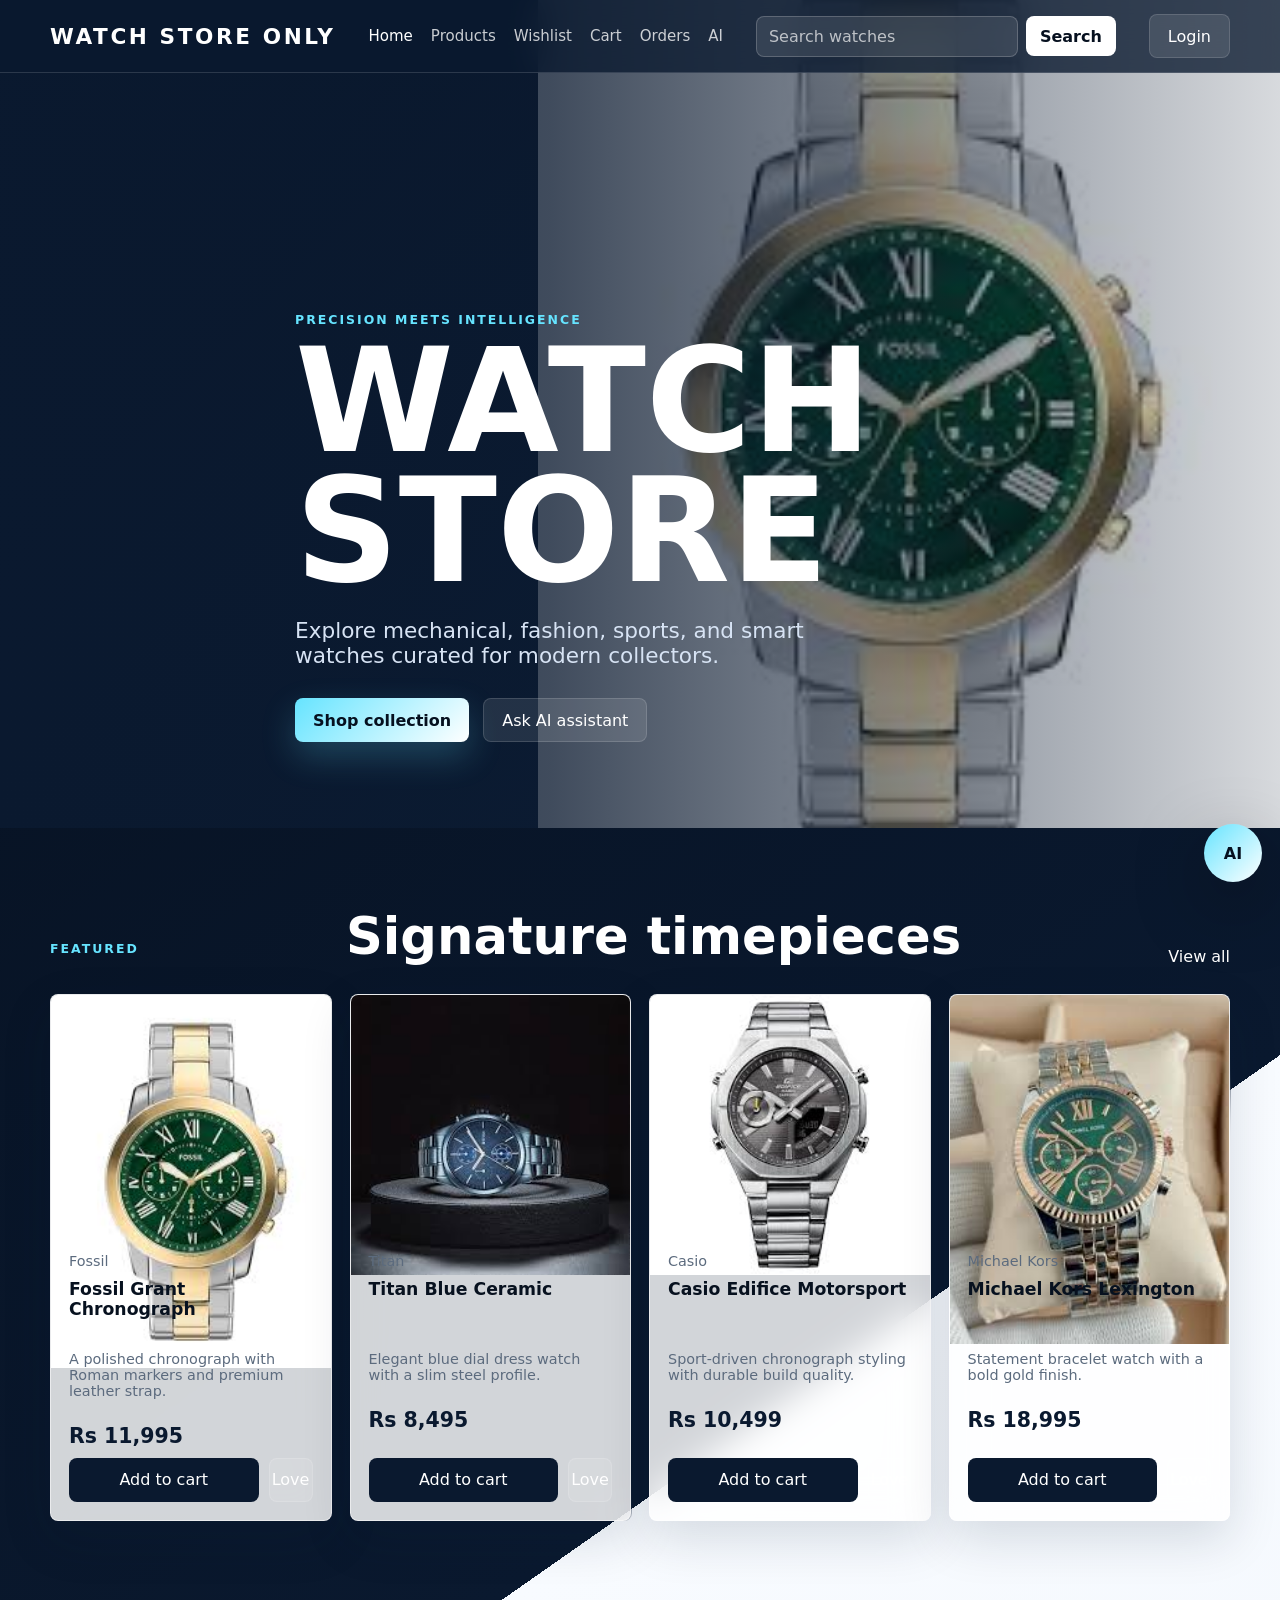
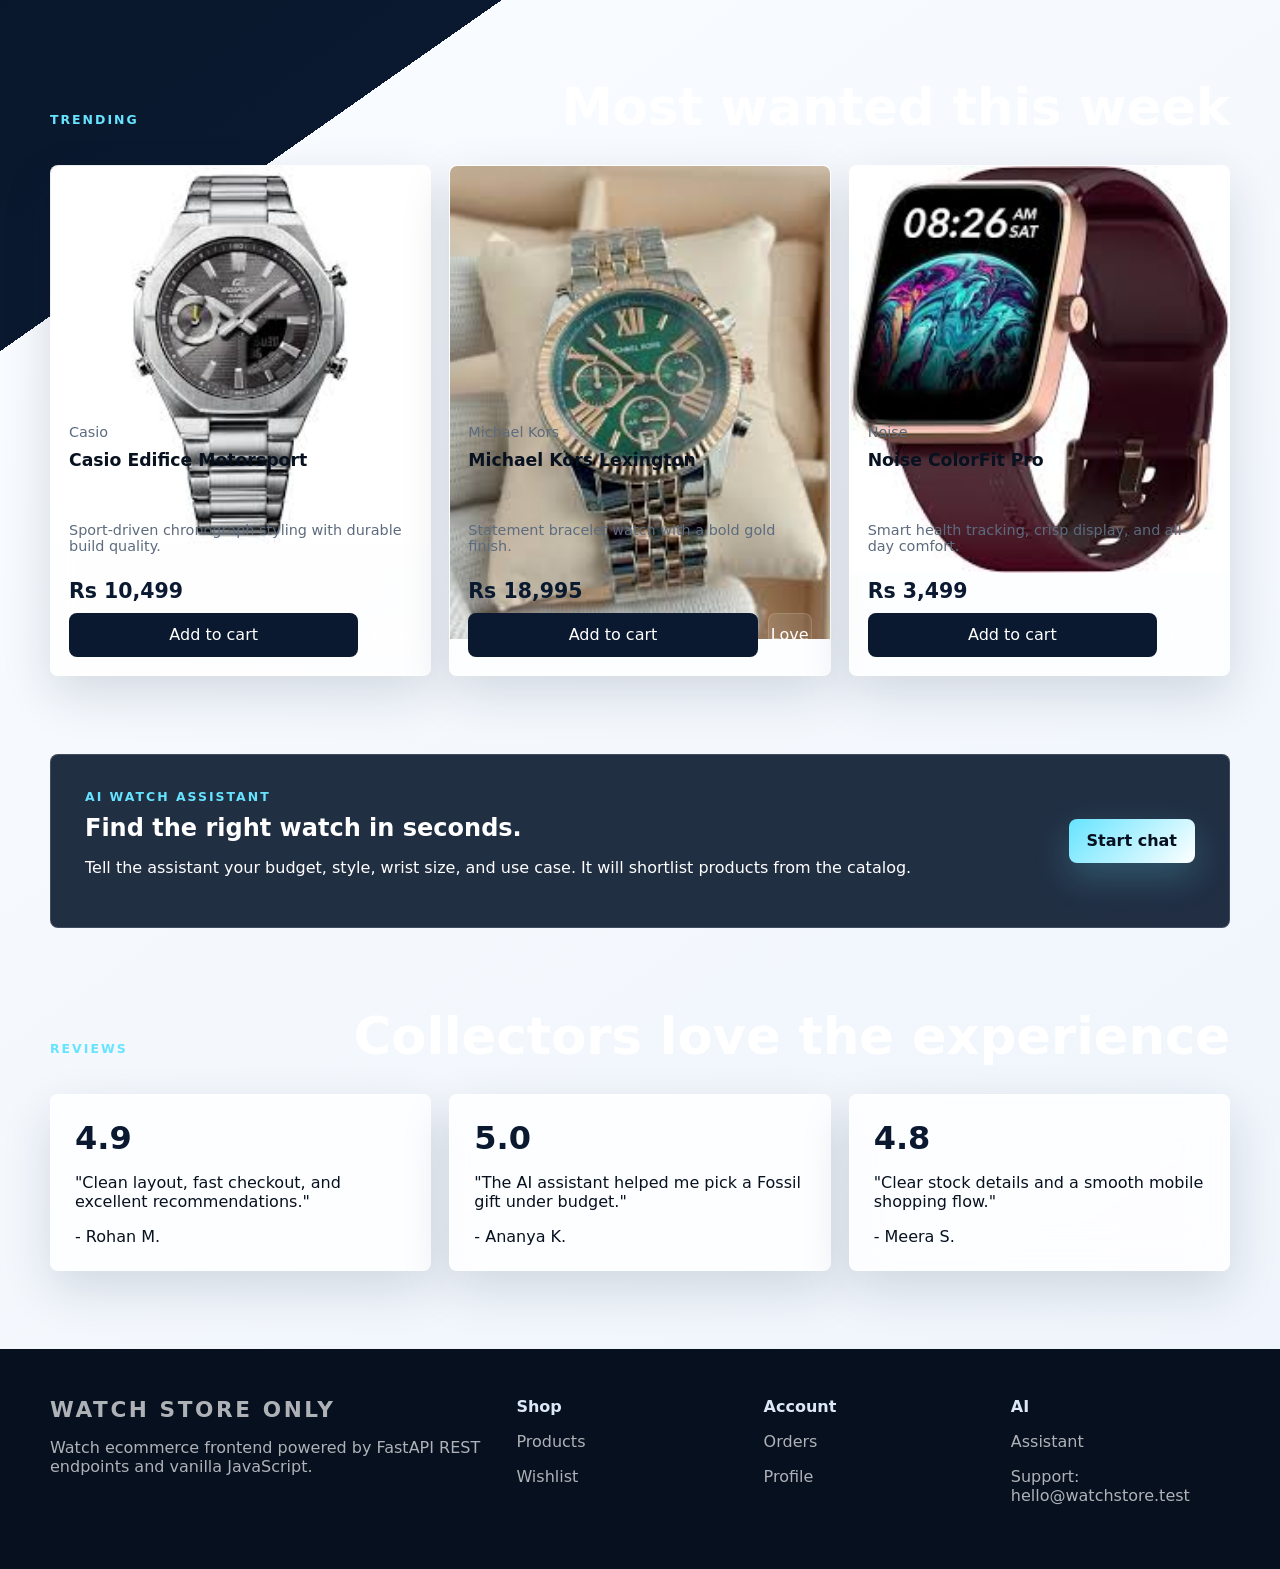
<file: frontend/index.html>
<!doctype html>
<html lang="en">
<head>
  <meta charset="utf-8">
  <meta name="viewport" content="width=device-width, initial-scale=1">
  <title>Watch Store Only</title>
  <link rel="stylesheet" href="css/style.css">
  <link rel="stylesheet" href="css/components.css">
</head>
<body data-page="home">
  <div id="site-header"></div>
  <main>
    <section class="hero">
      <div class="hero__media"></div>
      <div class="container hero__content reveal">
        <p class="eyebrow">Precision meets intelligence</p>
        <h1>Watch Store</h1>
        <p>Explore mechanical, fashion, sports, and smart watches curated for modern collectors.</p>
        <div class="hero__actions">
          <a class="btn btn-primary" href="products.html">Shop collection</a>
          <a class="btn btn-ghost" href="chatbot.html">Ask AI assistant</a>
        </div>
      </div>
    </section>
    <section class="section container">
      <div class="section-head">
        <p class="eyebrow">Featured</p>
        <h2>Signature timepieces</h2>
        <a href="products.html">View all</a>
      </div>
      <div id="featured-products" class="product-grid"></div>
    </section>
    <section class="section container">
      <div class="section-head">
        <p class="eyebrow">Trending</p>
        <h2>Most wanted this week</h2>
      </div>
      <div id="trending-products" class="product-grid product-grid--compact"></div>
    </section>
    <section class="section ai-strip container reveal">
      <div>
        <p class="eyebrow">AI Watch Assistant</p>
        <h2>Find the right watch in seconds.</h2>
        <p>Tell the assistant your budget, style, wrist size, and use case. It will shortlist products from the catalog.</p>
      </div>
      <a class="btn btn-primary" href="chatbot.html">Start chat</a>
    </section>
    <section class="section container">
      <div class="section-head">
        <p class="eyebrow">Reviews</p>
        <h2>Collectors love the experience</h2>
      </div>
      <div class="review-grid">
        <article class="glass-card"><strong>4.9</strong><p>"Clean layout, fast checkout, and excellent recommendations."</p><span>- Rohan M.</span></article>
        <article class="glass-card"><strong>5.0</strong><p>"The AI assistant helped me pick a Fossil gift under budget."</p><span>- Ananya K.</span></article>
        <article class="glass-card"><strong>4.8</strong><p>"Clear stock details and a smooth mobile shopping flow."</p><span>- Meera S.</span></article>
      </div>
    </section>
  </main>
  <div id="site-footer"></div>
  <script src="js/api.js"></script>
  <script src="js/app.js"></script>
  <script src="js/agent.js"></script>
  <script src="js/products.js"></script>
</body>
</html>
</file>
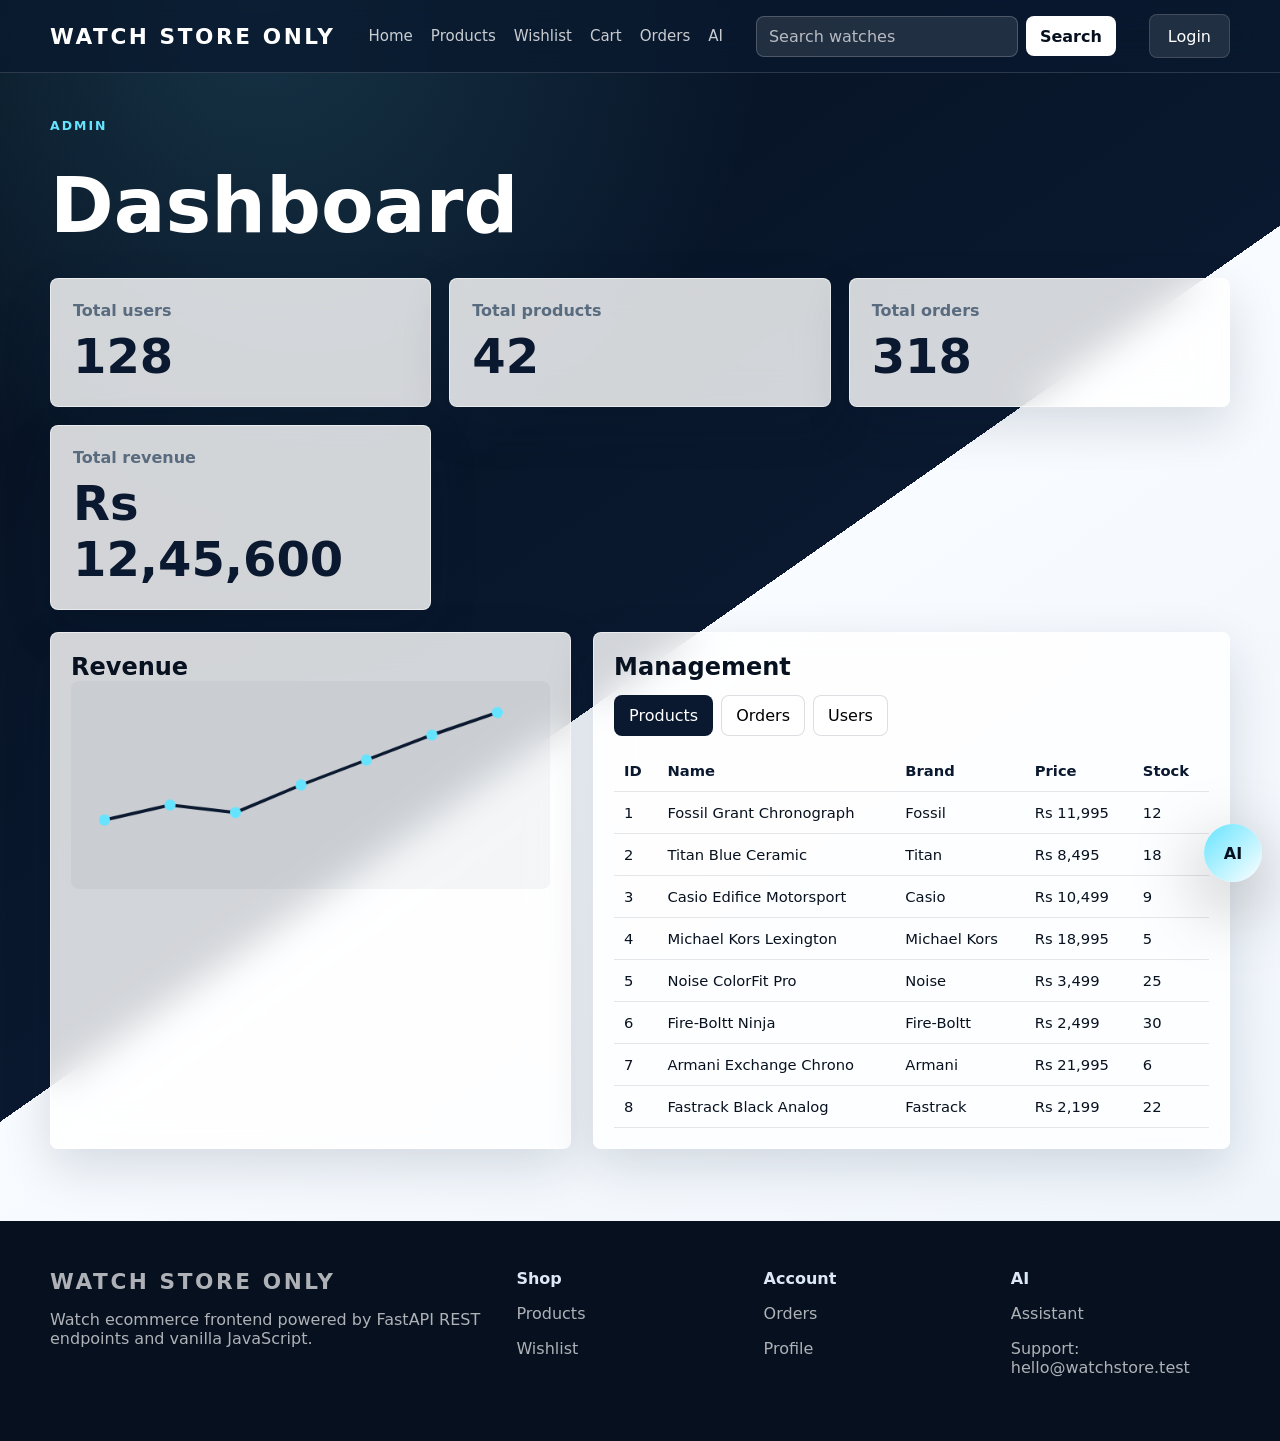
<file: frontend/admin.html>
<!doctype html>
<html lang="en">
<head><meta charset="utf-8"><meta name="viewport" content="width=device-width, initial-scale=1"><title>Admin Dashboard | Watch Store Only</title><link rel="stylesheet" href="css/style.css"><link rel="stylesheet" href="css/components.css"><link rel="stylesheet" href="css/admin.css"></head>
<body data-page="admin">
  <div id="site-header"></div>
  <main class="page container">
    <div class="page-head"><p class="eyebrow">Admin</p><h1>Dashboard</h1></div>
    <section id="adminStats" class="stats-grid"></section>
    <section class="admin-grid">
      <div class="glass-card"><h2>Revenue</h2><canvas id="revenueChart" width="600" height="260"></canvas></div>
      <div class="glass-card"><h2>Management</h2><div class="tabs"><button data-admin-tab="products" class="active">Products</button><button data-admin-tab="orders">Orders</button><button data-admin-tab="users">Users</button></div><div id="adminTable"></div></div>
    </section>
  </main>
  <div id="site-footer"></div>
  <script src="js/api.js"></script><script src="js/app.js"></script><script src="js/agent.js"></script><script src="js/admin.js"></script>
</body>
</html>
</file>
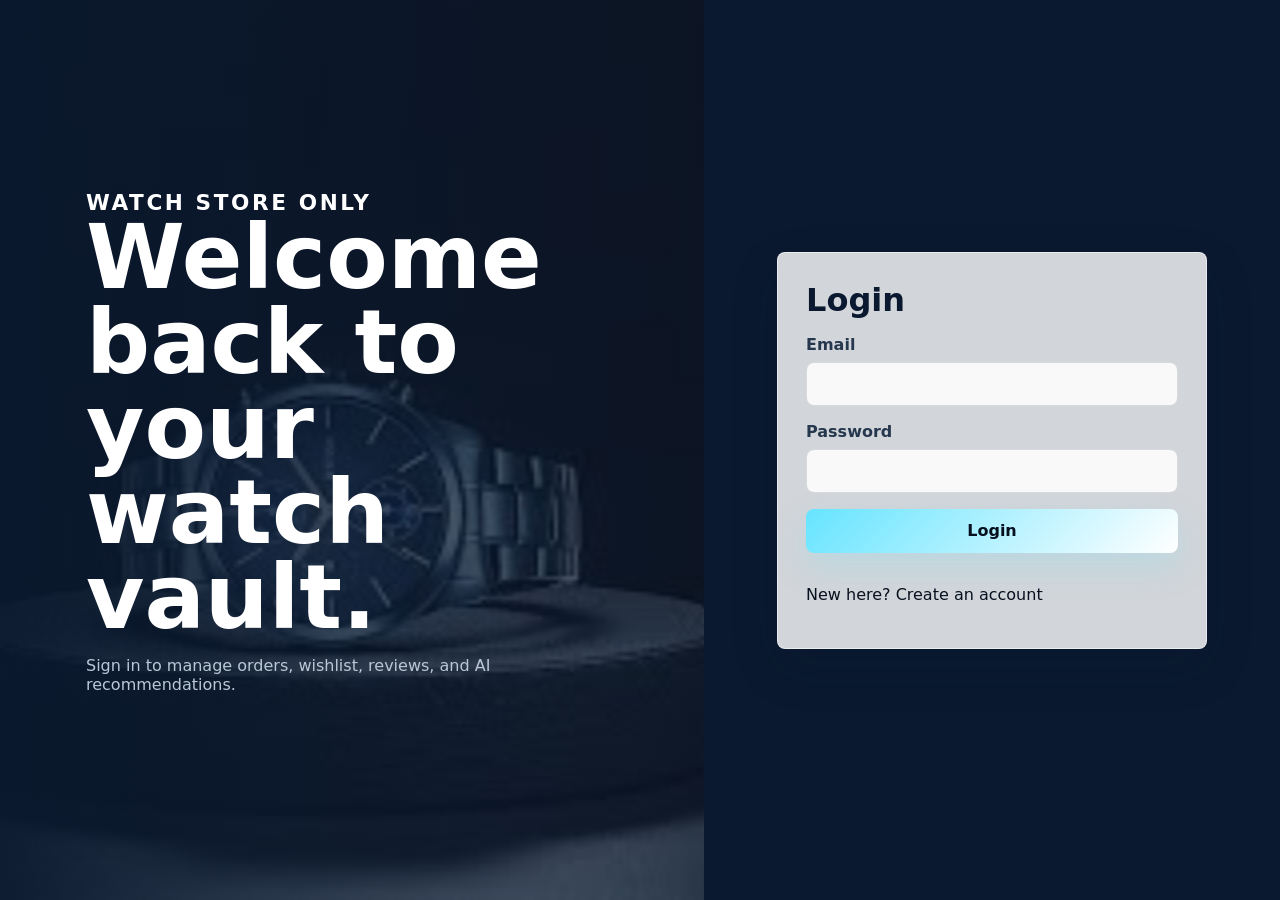
<file: frontend/cart.html>
<!doctype html>
<html lang="en">
<head><meta charset="utf-8"><meta name="viewport" content="width=device-width, initial-scale=1"><title>Cart | Watch Store Only</title><link rel="stylesheet" href="css/style.css"><link rel="stylesheet" href="css/components.css"></head>
<body data-page="cart">
  <div id="site-header"></div>
  <main class="page container"><div class="page-head"><p class="eyebrow">Checkout</p><h1>Your cart</h1></div><section class="split"><div id="cartItems" class="stack"></div><aside id="cartSummary" class="glass-card summary"></aside></section></main>
  <div id="site-footer"></div>
  <script src="js/api.js"></script><script src="js/app.js"></script><script src="js/agent.js"></script><script src="js/cart.js"></script>
</body>
</html>
</file>
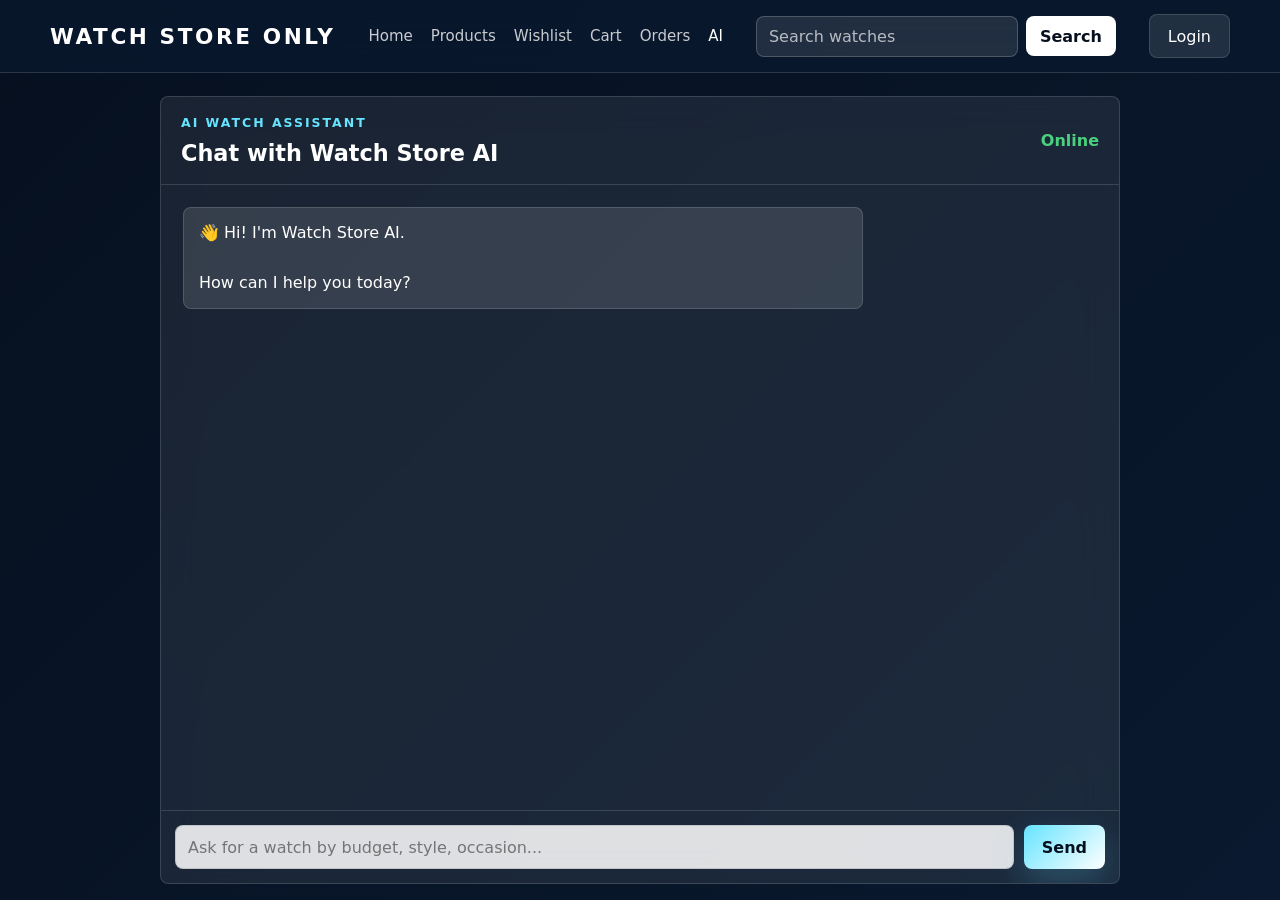
<file: frontend/chatbot.html>
<!doctype html>
<html lang="en">
<head><meta charset="utf-8"><meta name="viewport" content="width=device-width, initial-scale=1"><title>AI Chatbot | Watch Store Only</title><link rel="stylesheet" href="css/style.css"><link rel="stylesheet" href="css/components.css"></head>
<body data-page="chatbot">
  <div id="site-header"></div>
  <main class="chat-page"><section class="chat-shell"><div class="chat-head"><div><p class="eyebrow">AI Watch Assistant</p><h1>Chat with Watch Store AI</h1></div><span class="status-dot">Online</span></div><div id="chatMessages" class="chat-messages"></div><form id="chatForm" class="chat-input"><input id="chatInput" placeholder="Ask for a watch by budget, style, occasion..." autocomplete="off"><button class="btn btn-primary" type="submit">Send</button></form></section></main>
  <script src="js/api.js"></script><script src="js/app.js"></script><script src="js/agent.js"></script><script src="js/chatbot.js"></script>
</body>
</html>
</file>
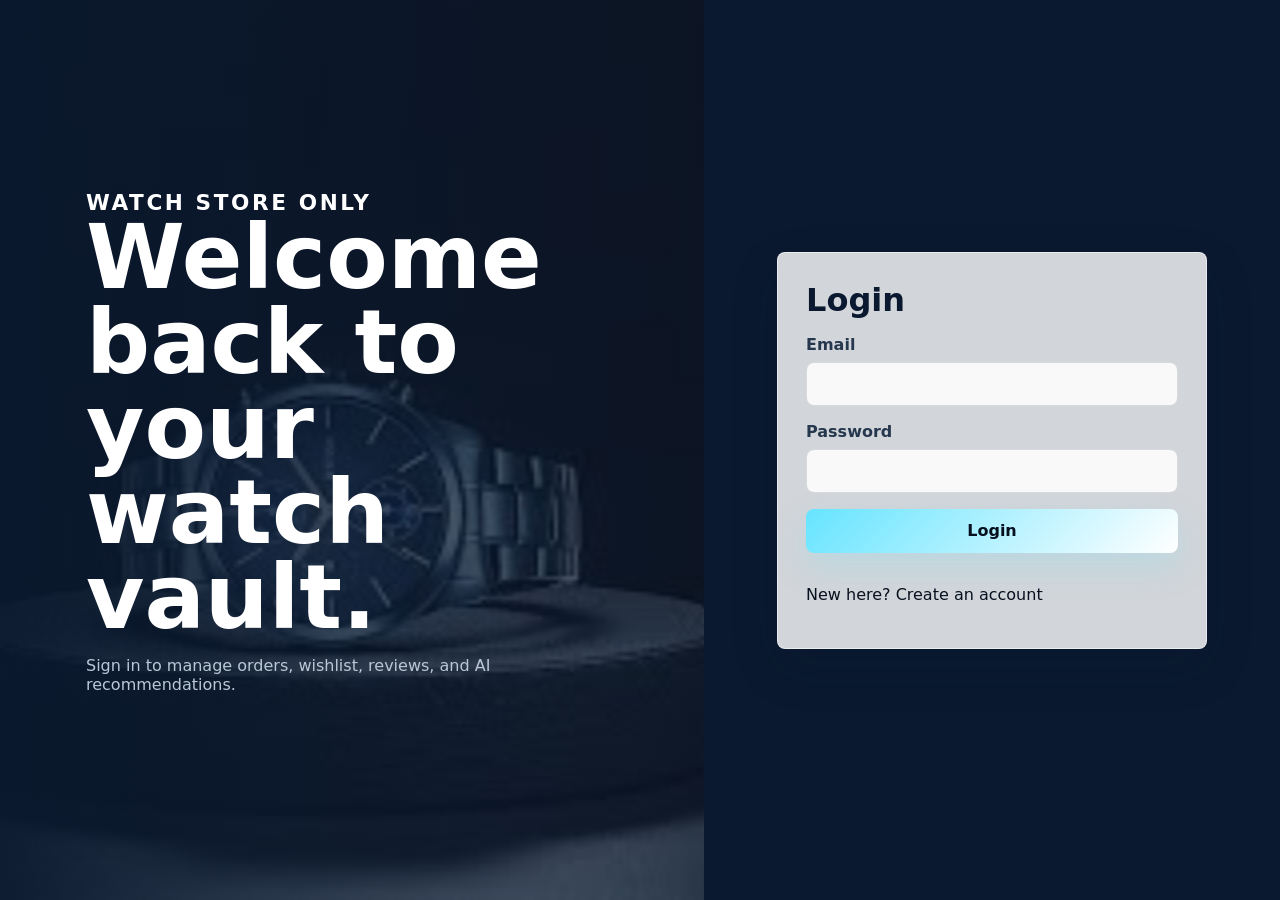
<file: frontend/login.html>
<!doctype html>
<html lang="en">
<head><meta charset="utf-8"><meta name="viewport" content="width=device-width, initial-scale=1"><title>Login | Watch Store Only</title><link rel="stylesheet" href="css/style.css"><link rel="stylesheet" href="css/components.css"></head>
<body data-page="login">
  <main class="auth-shell">
    <section class="auth-art"><a href="index.html" class="brand">Watch Store Only</a><h1>Welcome back to your watch vault.</h1><p>Sign in to manage orders, wishlist, reviews, and AI recommendations.</p></section>
    <form id="loginForm" class="glass-card auth-card"><h2>Login</h2><label>Email <input name="email" type="email" required></label><label>Password <input name="password" type="password" required></label><button class="btn btn-primary" type="submit">Login</button><p>New here? <a href="register.html">Create an account</a></p></form>
  </main>
  <script src="js/api.js"></script><script src="js/app.js"></script><script src="js/auth.js"></script>
</body>
</html>
</file>
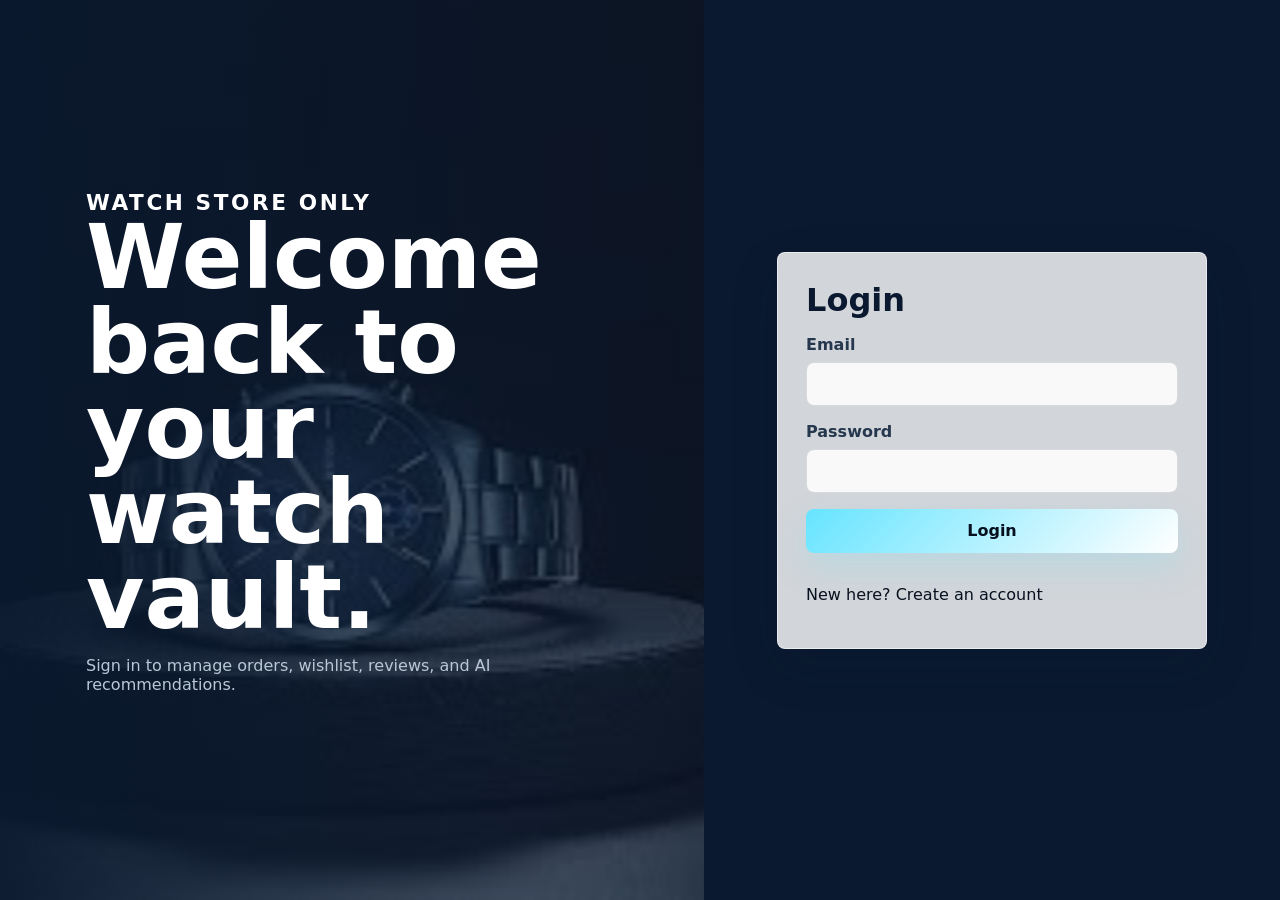
<file: frontend/orders.html>
<!doctype html>
<html lang="en">
<head><meta charset="utf-8"><meta name="viewport" content="width=device-width, initial-scale=1"><title>Orders | Watch Store Only</title><link rel="stylesheet" href="css/style.css"><link rel="stylesheet" href="css/components.css"></head>
<body data-page="orders">
  <div id="site-header"></div>
  <main class="page container"><div class="page-head"><p class="eyebrow">Account</p><h1>Order history</h1></div><div id="ordersList" class="stack"></div></main>
  <div id="site-footer"></div>
  <script src="js/api.js"></script><script src="js/app.js"></script><script src="js/agent.js"></script><script src="js/orders.js"></script>
</body>
</html>
</file>
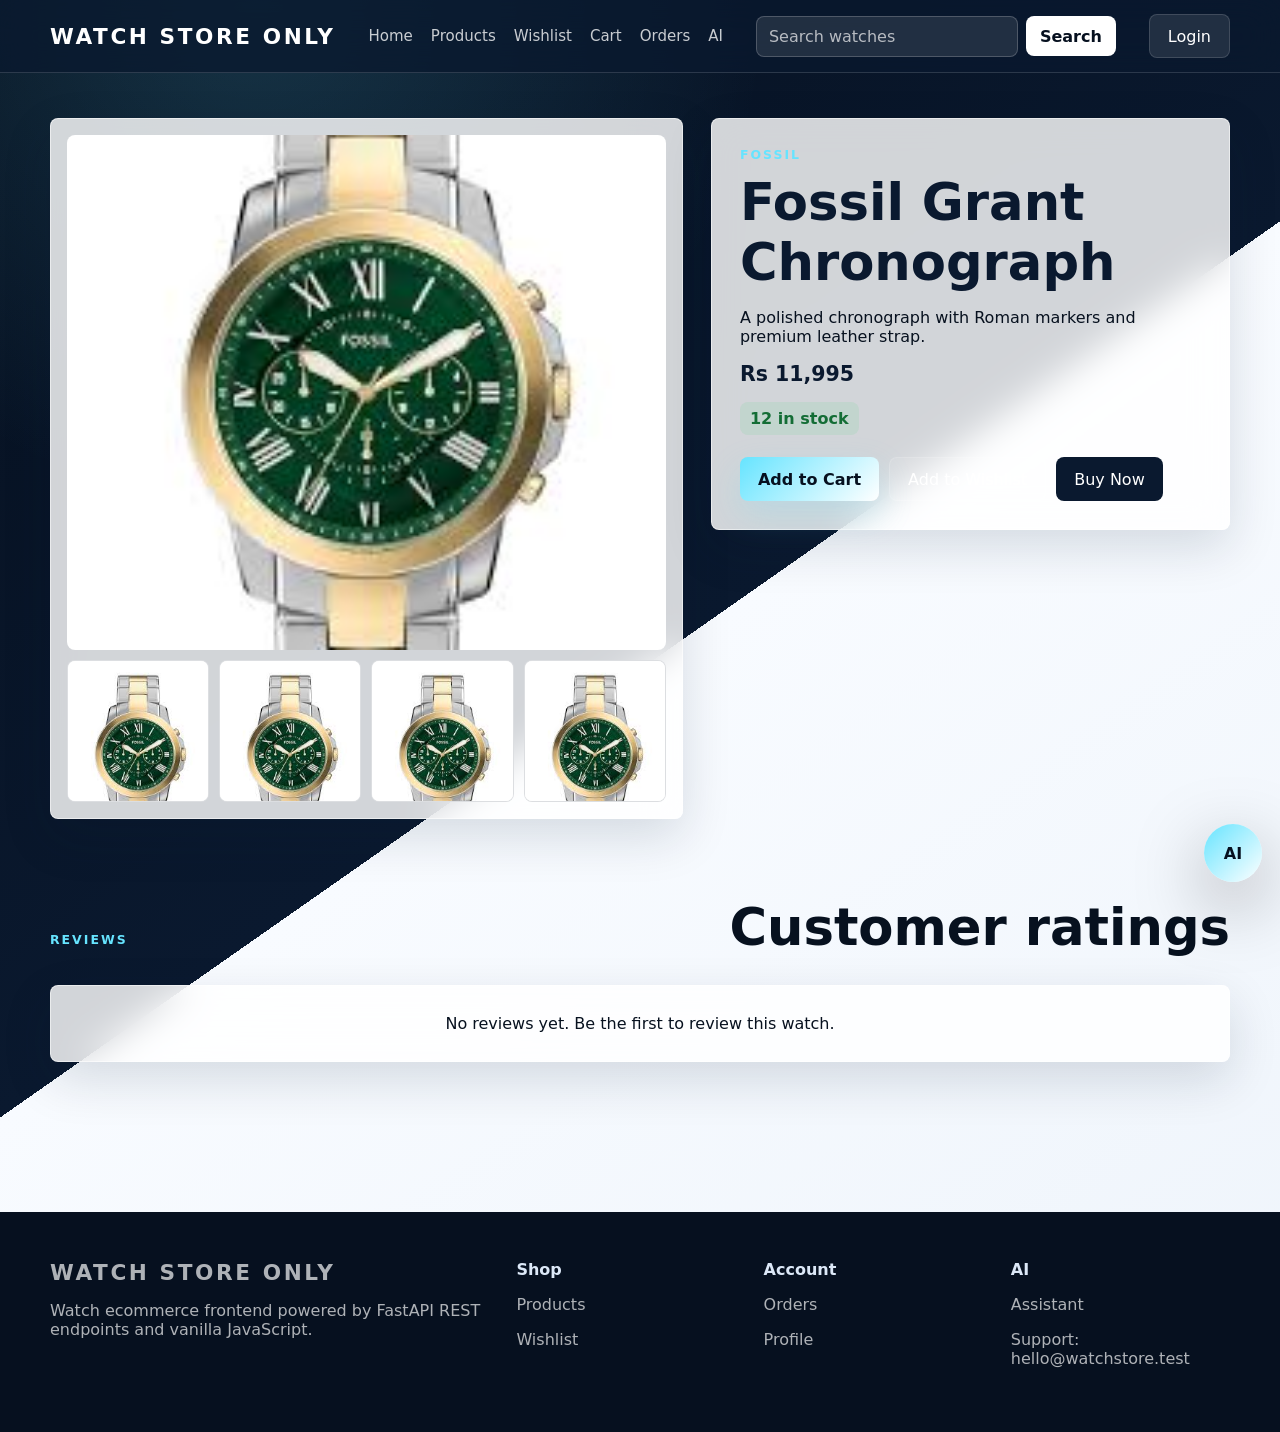
<file: frontend/product-details.html>
<!doctype html>
<html lang="en">
<head>
  <meta charset="utf-8"><meta name="viewport" content="width=device-width, initial-scale=1">
  <title>Product Details | Watch Store Only</title>
  <link rel="stylesheet" href="css/style.css"><link rel="stylesheet" href="css/components.css">
</head>
<body data-page="product-details">
  <div id="site-header"></div>
  <main id="productDetails" class="page container"></main>
  <div id="site-footer"></div>
  <script src="js/api.js"></script><script src="js/app.js"></script><script src="js/agent.js"></script><script src="js/cart.js"></script><script src="js/wishlist.js"></script><script src="js/products.js"></script>
</body>
</html>
</file>
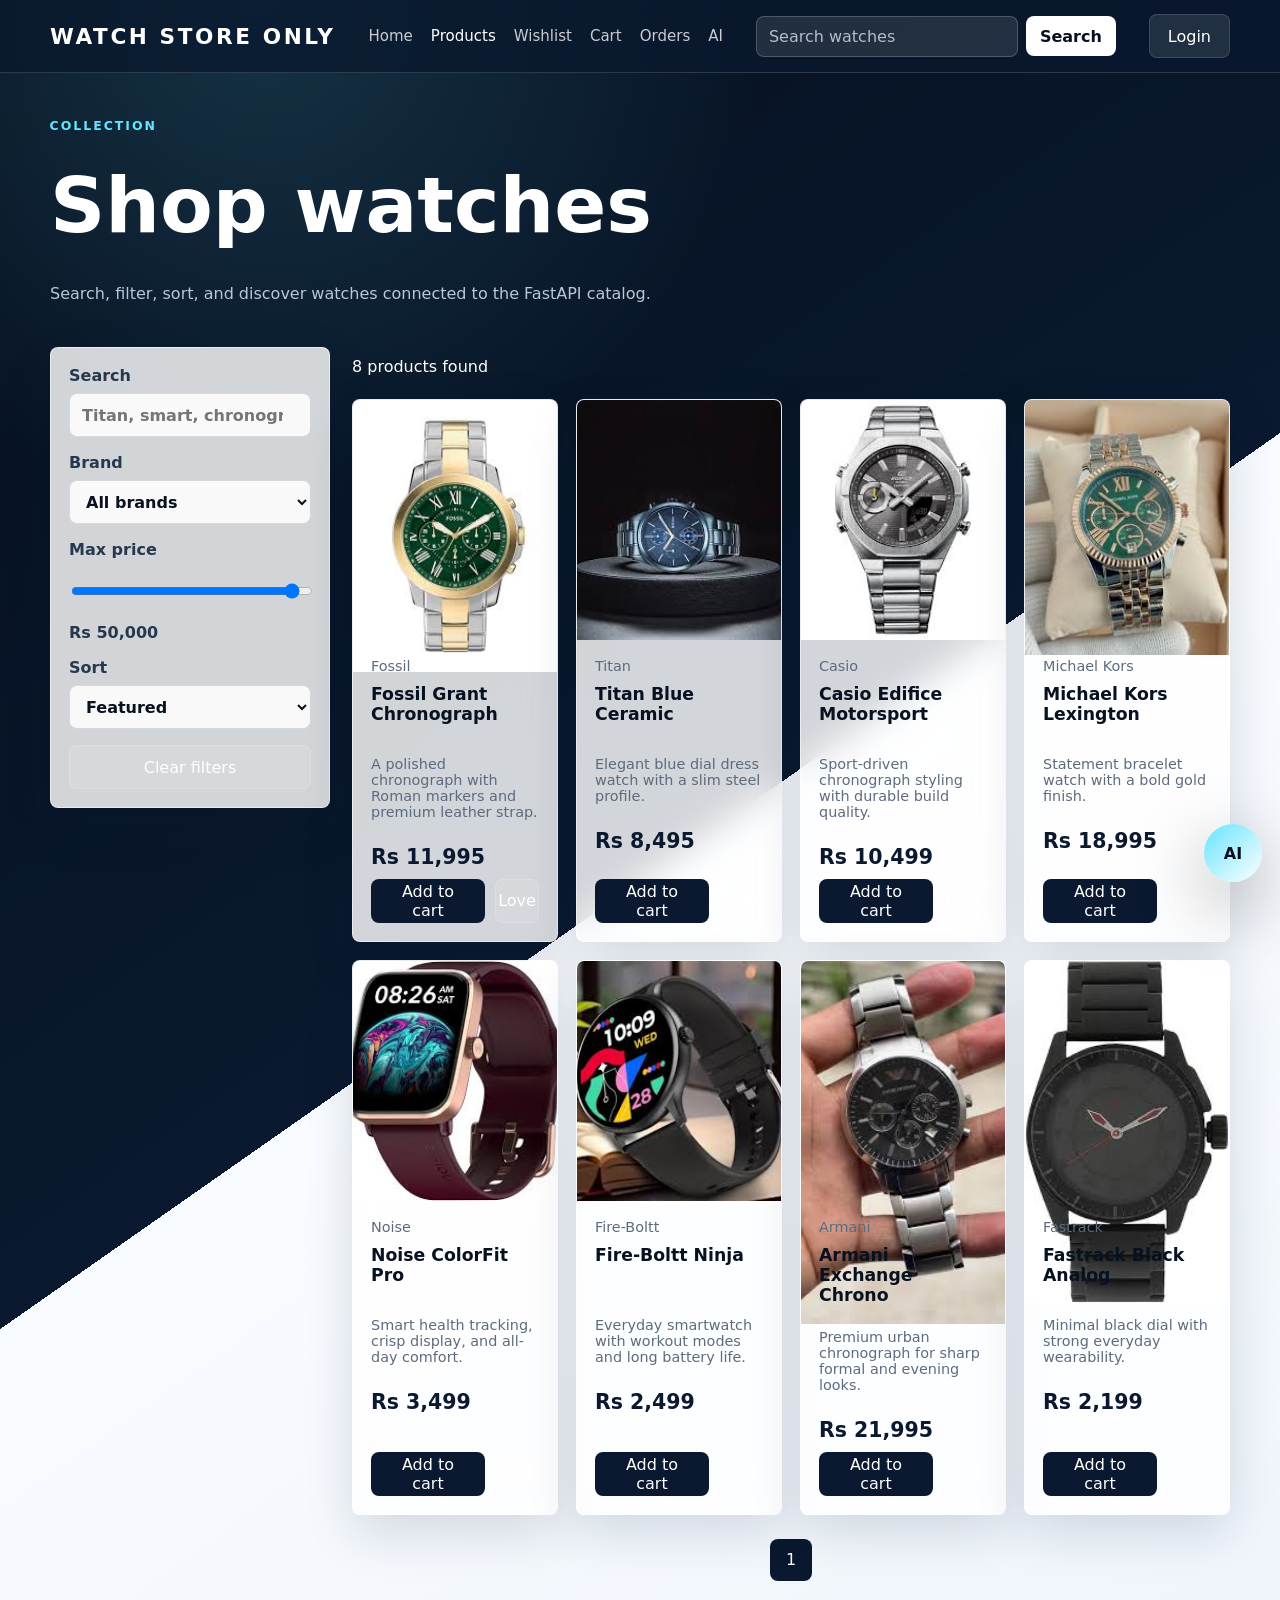
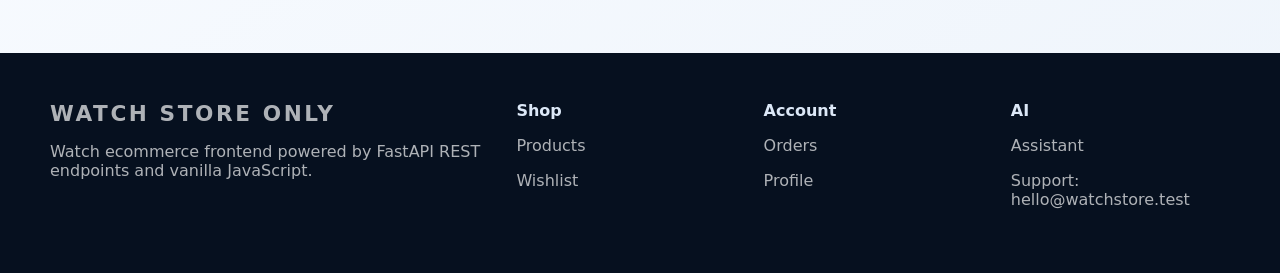
<file: frontend/products.html>
<!doctype html>
<html lang="en">
<head>
  <meta charset="utf-8"><meta name="viewport" content="width=device-width, initial-scale=1">
  <title>Products | Watch Store Only</title>
  <link rel="stylesheet" href="css/style.css"><link rel="stylesheet" href="css/components.css">
</head>
<body data-page="products">
  <div id="site-header"></div>
  <main class="page container">
    <div class="page-head reveal"><p class="eyebrow">Collection</p><h1>Shop watches</h1><p>Search, filter, sort, and discover watches connected to the FastAPI catalog.</p></div>
    <section class="shop-layout">
      <aside class="filters glass-card">
        <label>Search <input id="searchInput" type="search" placeholder="Titan, smart, chronograph"></label>
        <label>Brand <select id="brandFilter"><option value="">All brands</option></select></label>
        <label>Max price <input id="priceFilter" type="range" min="1000" max="50000" value="50000"><span id="priceValue">Rs 50000</span></label>
        <label>Sort <select id="sortSelect"><option value="featured">Featured</option><option value="price-asc">Price: low to high</option><option value="price-desc">Price: high to low</option><option value="name">Name</option></select></label>
        <button id="clearFilters" class="btn btn-ghost" type="button">Clear filters</button>
      </aside>
      <section>
        <div class="toolbar"><span id="resultCount"></span><div id="productLoader" class="loader hidden"></div></div>
        <div id="productsGrid" class="product-grid"></div>
        <div id="pagination" class="pagination"></div>
      </section>
    </section>
  </main>
  <div id="site-footer"></div>
  <script src="js/api.js"></script><script src="js/app.js"></script><script src="js/agent.js"></script><script src="js/products.js"></script>
</body>
</html>
</file>
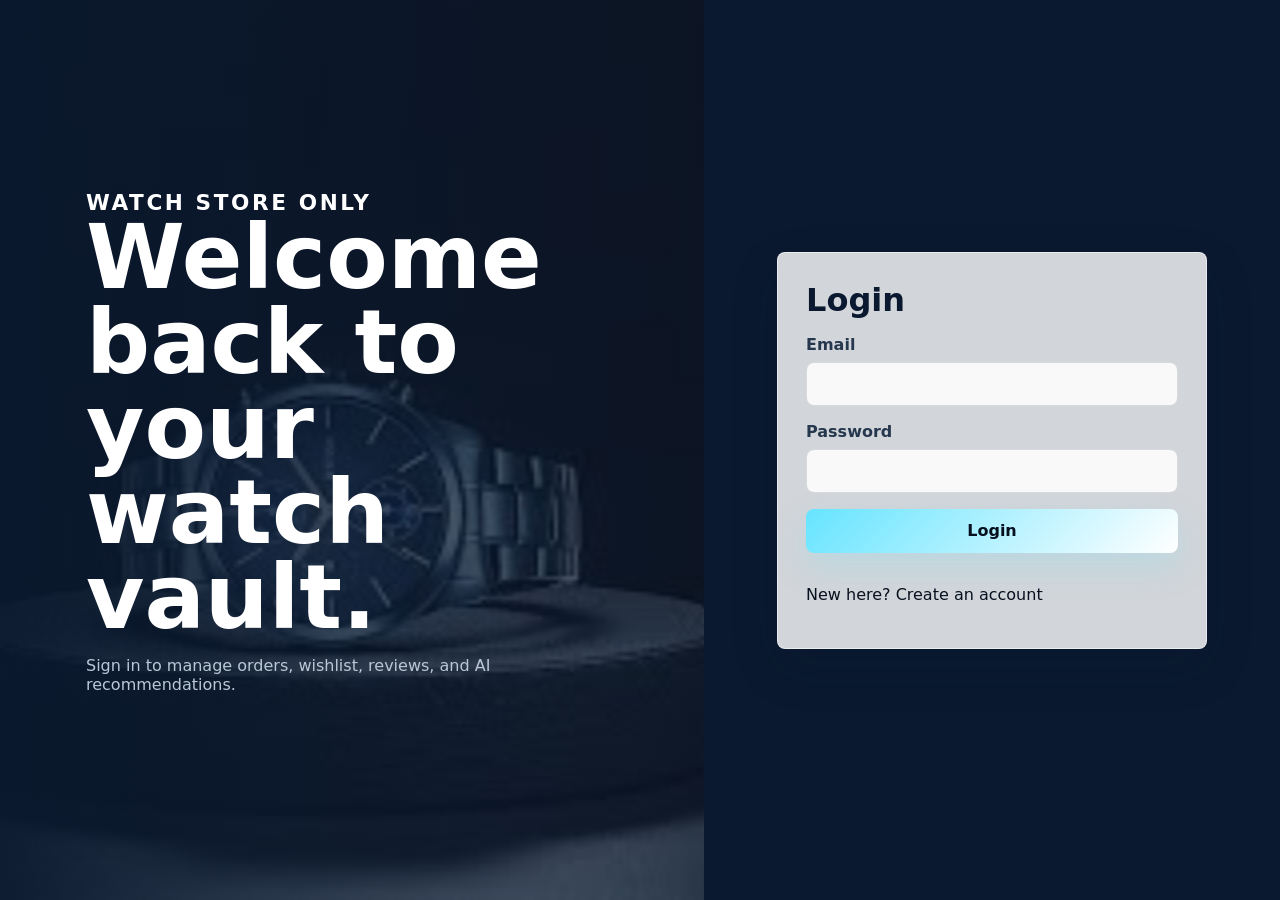
<file: frontend/profile.html>
<!doctype html>
<html lang="en">
<head><meta charset="utf-8"><meta name="viewport" content="width=device-width, initial-scale=1"><title>Profile | Watch Store Only</title><link rel="stylesheet" href="css/style.css"><link rel="stylesheet" href="css/components.css"></head>
<body data-page="profile">
  <div id="site-header"></div>
  <main class="page container"><div class="page-head"><p class="eyebrow">Account</p><h1>Profile</h1></div><section id="profilePanel" class="profile-grid"></section></main>
  <div id="site-footer"></div>
  <script src="js/api.js"></script><script src="js/app.js"></script><script src="js/agent.js"></script><script src="js/profile.js"></script>
</body>
</html>
</file>
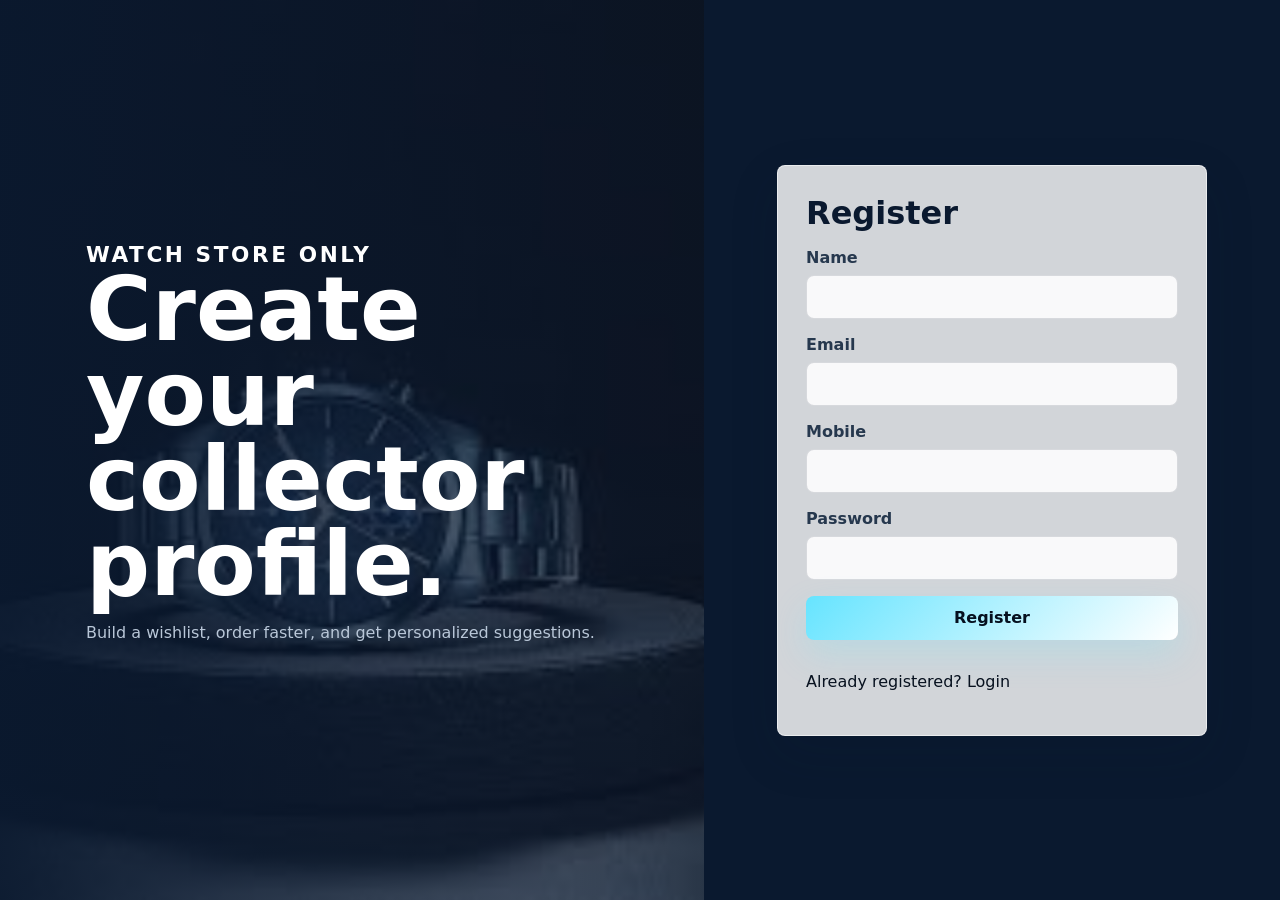
<file: frontend/register.html>
<!doctype html>
<html lang="en">
<head><meta charset="utf-8"><meta name="viewport" content="width=device-width, initial-scale=1"><title>Register | Watch Store Only</title><link rel="stylesheet" href="css/style.css"><link rel="stylesheet" href="css/components.css"></head>
<body data-page="register">
  <main class="auth-shell">
    <section class="auth-art"><a href="index.html" class="brand">Watch Store Only</a><h1>Create your collector profile.</h1><p>Build a wishlist, order faster, and get personalized suggestions.</p></section>
    <form id="registerForm" class="glass-card auth-card"><h2>Register</h2><label>Name <input name="name" required></label><label>Email <input name="email" type="email" required></label><label>Mobile <input name="mobile" required></label><label>Password <input name="password" type="password" minlength="6" required></label><button class="btn btn-primary" type="submit">Register</button><p>Already registered? <a href="login.html">Login</a></p></form>
  </main>
  <script src="js/api.js"></script><script src="js/app.js"></script><script src="js/auth.js"></script>
</body>
</html>
</file>
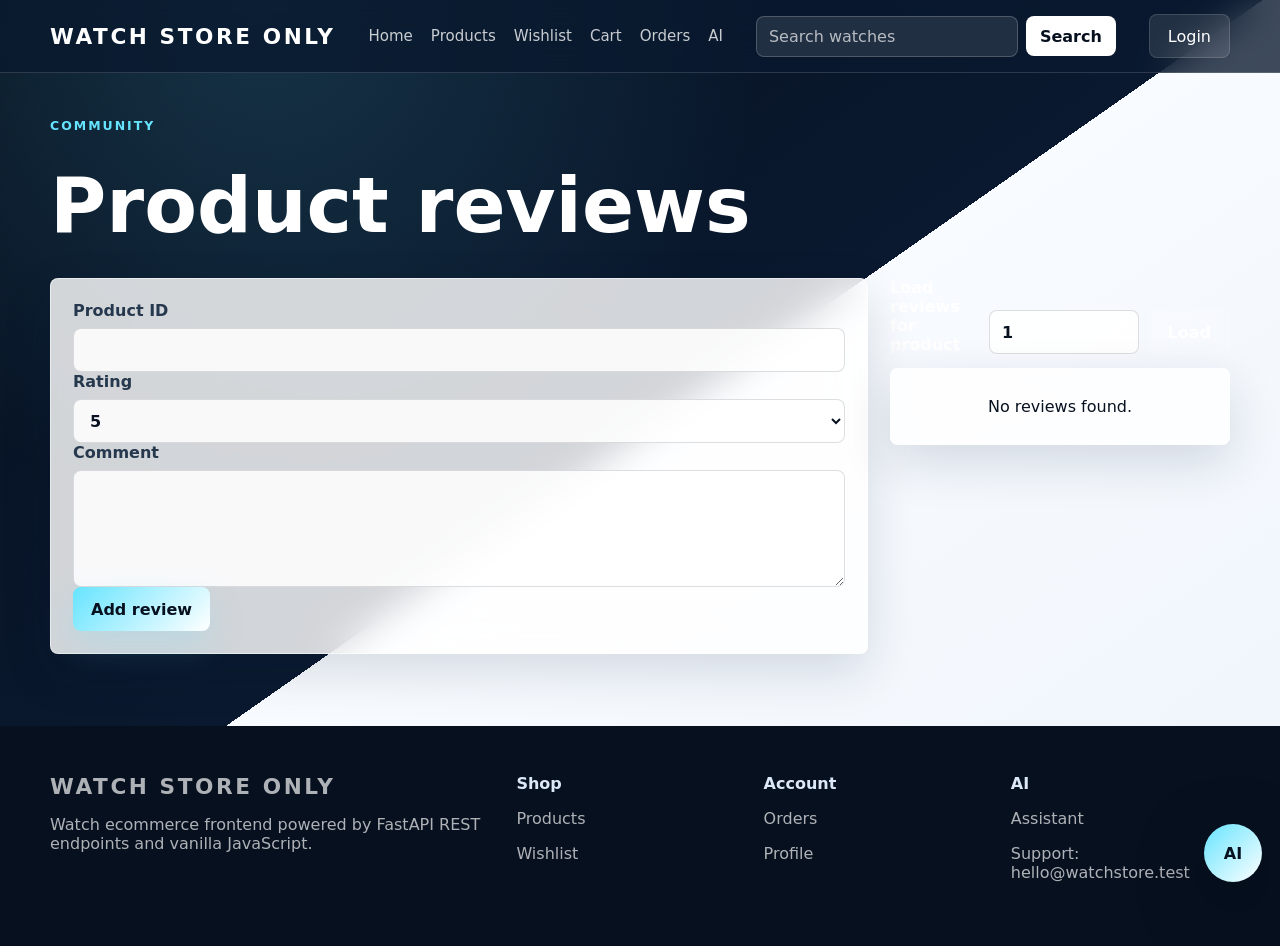
<file: frontend/reviews.html>
<!doctype html>
<html lang="en">
<head><meta charset="utf-8"><meta name="viewport" content="width=device-width, initial-scale=1"><title>Reviews | Watch Store Only</title><link rel="stylesheet" href="css/style.css"><link rel="stylesheet" href="css/components.css"></head>
<body data-page="reviews">
  <div id="site-header"></div>
  <main class="page container">
    <div class="page-head"><p class="eyebrow">Community</p><h1>Product reviews</h1></div>
    <section class="split">
      <form id="reviewForm" class="glass-card form-card">
        <label>Product ID <input name="product_id" type="number" min="1" required></label>
        <label>Rating <select name="rating"><option>5</option><option>4</option><option>3</option><option>2</option><option>1</option></select></label>
        <label>Comment <textarea name="comment" rows="5" required></textarea></label>
        <button class="btn btn-primary" type="submit">Add review</button>
      </form>
      <div><label class="inline-search">Load reviews for product <input id="reviewProductId" type="number" min="1" value="1"><button id="loadReviews" class="btn btn-ghost" type="button">Load</button></label><div id="reviewsList" class="stack"></div></div>
    </section>
  </main>
  <div id="site-footer"></div>
  <script src="js/api.js"></script><script src="js/app.js"></script><script src="js/agent.js"></script><script src="js/products.js"></script>
</body>
</html>
</file>
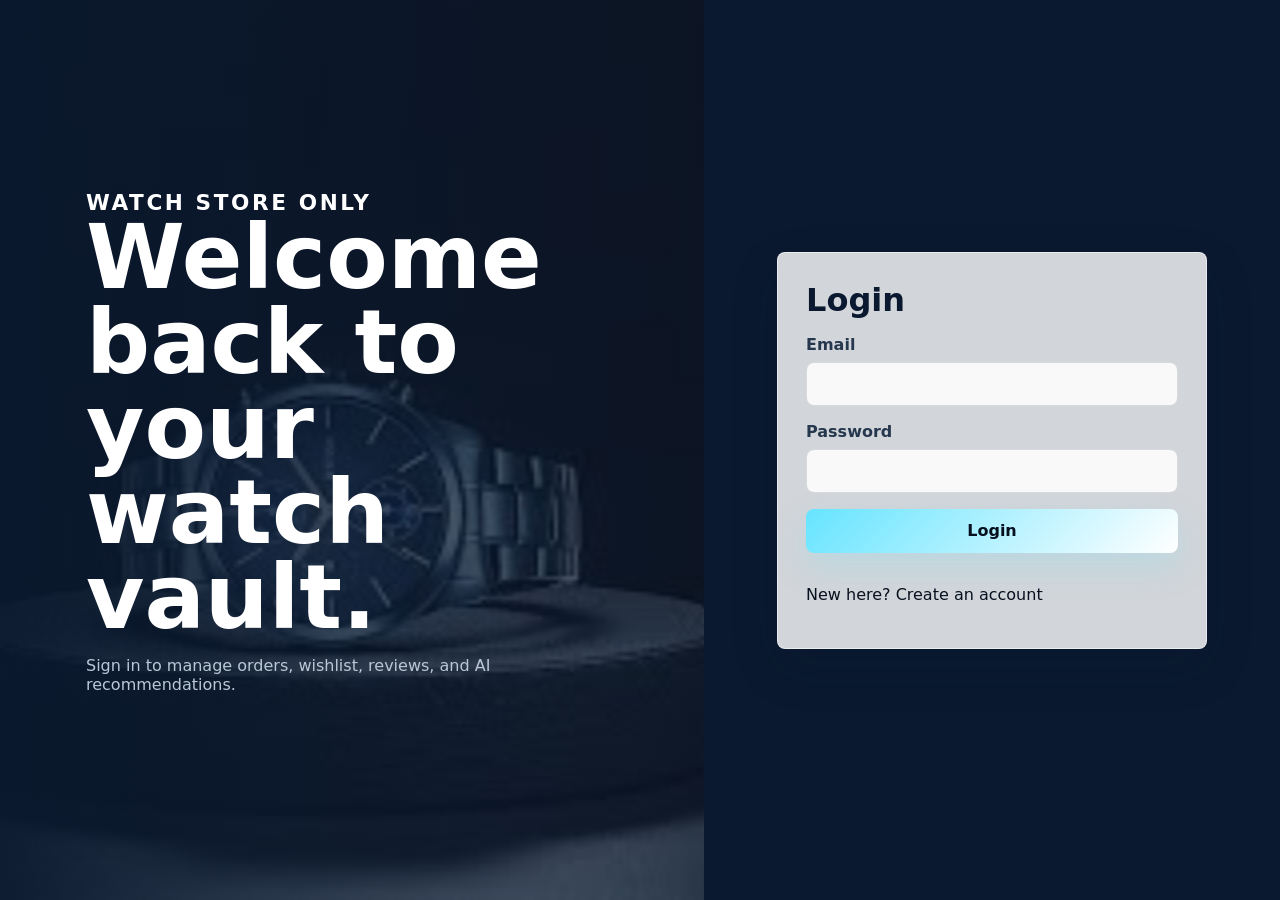
<file: frontend/wishlist.html>
<!doctype html>
<html lang="en">
<head><meta charset="utf-8"><meta name="viewport" content="width=device-width, initial-scale=1"><title>Wishlist | Watch Store Only</title><link rel="stylesheet" href="css/style.css"><link rel="stylesheet" href="css/components.css"></head>
<body data-page="wishlist">
  <div id="site-header"></div>
  <main class="page container"><div class="page-head"><p class="eyebrow">Saved</p><h1>Wishlist</h1></div><div id="wishlistGrid" class="product-grid"></div></main>
  <div id="site-footer"></div>
  <script src="js/api.js"></script><script src="js/app.js"></script><script src="js/agent.js"></script><script src="js/cart.js"></script><script src="js/wishlist.js"></script>
</body>
</html>
</file>
<file: frontend/css/style.css>
:root {
  --navy: #0A192F;
  --navy-2: #102A4C;
  --ink: #07111f;
  --white: #ffffff;
  --muted: #b9c7d8;
  --line: rgba(255,255,255,.14);
  --glass: rgba(255,255,255,.09);
  --accent: #66E4FF;
  --gold: #D7B56D;
  --danger: #ff6b6b;
  --ok: #49d17d;
  --shadow: 0 22px 70px rgba(0,0,0,.35);
  font-family: Inter, ui-sans-serif, system-ui, -apple-system, BlinkMacSystemFont, "Segoe UI", sans-serif;
}
* { box-sizing: border-box; }
html { scroll-behavior: smooth; }
body {
  margin: 0;
  min-height: 100vh;
  color: var(--white);
  background:
    radial-gradient(circle at 20% 0%, rgba(102,228,255,.16), transparent 32rem),
    linear-gradient(145deg, #06101f 0%, var(--navy) 48%, #f8fbff 48%, #eef4fb 100%);
}
a { color: inherit; text-decoration: none; }
img { max-width: 100%; display: block; }
button, input, select, textarea { font: inherit; }
.container { width: min(1180px, calc(100% - 32px)); margin: 0 auto; }
.section { padding: 78px 0; }
.section-band { background: rgba(255,255,255,.08); border-block: 1px solid var(--line); }
.section-head, .page-head {
  display: flex;
  align-items: end;
  justify-content: space-between;
  gap: 18px;
  margin-bottom: 28px;
}
.section-head h2, .page-head h1, h1, h2 { margin: 0; letter-spacing: 0; }
.section-head h2 { font-size: clamp(2rem, 4vw, 3.3rem); }
.page { padding: 118px 0 72px; color: var(--ink); }
.page-head { align-items: start; color: var(--white); flex-direction: column; max-width: 760px; }
.page-head h1 { font-size: clamp(2.4rem, 6vw, 5rem); }
.page-head p:last-child { color: var(--muted); max-width: 680px; }
.eyebrow {
  margin: 0 0 10px;
  color: var(--accent);
  font-size: .78rem;
  font-weight: 800;
  letter-spacing: .16em;
  text-transform: uppercase;
}
.site-header {
  position: fixed;
  inset: 0 0 auto;
  z-index: 50;
  background: rgba(10,25,47,.78);
  border-bottom: 1px solid var(--line);
  backdrop-filter: blur(18px);
}
.nav {
  min-height: 72px;
  display: flex;
  align-items: center;
  justify-content: space-between;
  gap: 16px;
  flex-wrap: wrap;
}
.brand {
  font-size: 1.35rem;
  font-weight: 900;
  letter-spacing: .12em;
  text-transform: uppercase;
}
.nav__links { display: flex; align-items: center; gap: 18px; color: #e9f2ff; }
.nav__links a { font-size: .94rem; color: rgba(255,255,255,.78); }
.nav__links a.active, .nav__links a:hover { color: var(--white); }
.nav-search {
  flex: 1 1 230px;
  max-width: 360px;
  display: grid;
  grid-template-columns: 1fr auto;
  align-items: center;
  gap: 8px;
}
.nav-search input {
  min-height: 40px;
  border-color: rgba(255,255,255,.2);
  color: var(--white);
  background: rgba(255,255,255,.1);
}
.nav-search input::placeholder { color: rgba(255,255,255,.68); }
.nav-search button {
  min-height: 40px;
  border: 0;
  border-radius: 8px;
  padding: 0 14px;
  color: #06101f;
  background: var(--white);
  font-weight: 800;
  cursor: pointer;
}
.nav__actions { display: flex; gap: 10px; align-items: center; }
.btn {
  border: 0;
  border-radius: 8px;
  min-height: 44px;
  padding: 0 18px;
  display: inline-flex;
  align-items: center;
  justify-content: center;
  gap: 8px;
  cursor: pointer;
  transition: transform .22s ease, box-shadow .22s ease, background .22s ease;
}
.btn:hover { transform: translateY(-2px); }
.btn-primary { color: #06101f; background: linear-gradient(135deg, var(--accent), #fff); box-shadow: 0 14px 34px rgba(102,228,255,.22); font-weight: 800; }
.btn-ghost { color: var(--white); background: rgba(255,255,255,.1); border: 1px solid var(--line); }
.btn-dark { color: var(--white); background: var(--navy); }
.btn-danger { color: var(--white); background: var(--danger); }
.hero {
  min-height: 92vh;
  position: relative;
  overflow: hidden;
  display: grid;
  align-items: end;
  padding: 120px 0 86px;
}
.hero__media {
  position: absolute;
  inset: 0;
  background:
    linear-gradient(90deg, rgba(10,25,47,.98), rgba(10,25,47,.78) 43%, rgba(10,25,47,.16)),
    url("../assets/fossil_grant.jpg") center right / min(58vw, 760px) no-repeat,
    linear-gradient(135deg, #07111f, #122a4a);
}
.hero__content { position: relative; max-width: 690px; }
.hero h1 { font-size: clamp(4rem, 12vw, 9rem); line-height: .9; text-transform: uppercase; }
.hero p:not(.eyebrow) { color: #d7e3f4; font-size: clamp(1.05rem, 2vw, 1.35rem); max-width: 560px; }
.hero__actions { display: flex; flex-wrap: wrap; gap: 14px; margin-top: 30px; }
.glass-card {
  background: rgba(255,255,255,.82);
  color: var(--ink);
  border: 1px solid rgba(255,255,255,.55);
  border-radius: 8px;
  box-shadow: 0 18px 50px rgba(10,25,47,.14);
  backdrop-filter: blur(18px);
}
.product-grid { display: grid; grid-template-columns: repeat(4, 1fr); gap: 18px; }
.product-grid--compact { grid-template-columns: repeat(3, 1fr); }
.product-card {
  overflow: hidden;
  min-height: 430px;
  display: flex;
  flex-direction: column;
  transition: transform .22s ease, box-shadow .22s ease;
}
.product-card:hover { transform: translateY(-6px); box-shadow: var(--shadow); }
.product-card__image {
  height: 240px;
  background: linear-gradient(145deg, #f4f8ff, #dfe9f6);
  display: grid;
  place-items: center;
}
.product-card__image img { width: 100%; height: 100%; object-fit: cover; }
.product-card__body { padding: 18px; display: flex; flex: 1; flex-direction: column; gap: 10px; }
.product-card h3 { margin: 0; min-height: 48px; font-size: 1.08rem; }
.meta { color: #5c6b7e; font-size: .9rem; }
.price { font-size: 1.28rem; font-weight: 900; color: var(--navy); }
.card-actions { margin-top: auto; display: grid; grid-template-columns: 1fr 44px; gap: 10px; }
.review-grid, .stats-grid { display: grid; grid-template-columns: repeat(3, 1fr); gap: 18px; }
.ai-strip { display: flex; align-items: center; justify-content: space-between; gap: 24px; padding: 34px; border-radius: 8px; background: rgba(10,25,47,.9); border: 1px solid var(--line); }
.review-grid .glass-card { padding: 24px; }
.review-grid strong { color: var(--navy); font-size: 2rem; }
.site-footer { padding: 48px 0; background: #06101f; color: #dce8f7; }
.footer-grid { display: grid; grid-template-columns: 2fr 1fr 1fr 1fr; gap: 28px; }
.footer-grid a, .footer-grid p { color: rgba(255,255,255,.68); }
.toast-wrap { position: fixed; right: 16px; bottom: 16px; z-index: 100; display: grid; gap: 10px; }
.toast { background: #fff; color: var(--ink); border-left: 4px solid var(--accent); border-radius: 8px; padding: 14px 16px; box-shadow: var(--shadow); animation: toastIn .25s ease; }
.toast.error { border-color: var(--danger); }
.loader { width: 28px; height: 28px; border: 3px solid rgba(10,25,47,.2); border-top-color: var(--navy); border-radius: 50%; animation: spin .8s linear infinite; }
.hidden { display: none !important; }
.reveal { opacity: 0; transform: translateY(18px); animation: reveal .7s ease forwards; }
@keyframes reveal { to { opacity: 1; transform: none; } }
@keyframes toastIn { from { transform: translateY(10px); opacity: 0; } }
@keyframes spin { to { transform: rotate(360deg); } }
@media (max-width: 980px) {
  .product-grid, .product-grid--compact, .review-grid, .stats-grid { grid-template-columns: repeat(2, 1fr); }
  .shop-layout, .split, .admin-grid, .profile-grid { grid-template-columns: 1fr !important; }
  .footer-grid { grid-template-columns: 1fr 1fr; }
  .hero__media { background-size: 62vw; background-position: right 28%; }
}
@media (max-width: 720px) {
  .container { width: min(100% - 20px, 1180px); }
  .nav { padding: 12px 0; justify-content: center; }
  .nav__links {
    order: 3;
    width: 100%;
    overflow-x: auto;
    padding-bottom: 4px;
  }
  .nav-search { order: 2; flex-basis: 100%; max-width: none; }
  .nav__actions .desktop-only { display: none; }
  .hero { min-height: 86vh; }
  .hero__media { background: linear-gradient(180deg, rgba(10,25,47,.96), rgba(10,25,47,.82)), url("../assets/fossil_grant.jpg") center 18% / 86vw no-repeat; }
  .section { padding: 52px 0; }
  .section-head { align-items: start; flex-direction: column; }
  .product-grid, .product-grid--compact, .review-grid, .stats-grid, .footer-grid { grid-template-columns: 1fr; }
  .ai-strip { align-items: start; flex-direction: column; padding: 22px; }
}
</file>
<file: frontend/css/components.css>
.shop-layout { display: grid; grid-template-columns: 280px 1fr; gap: 22px; align-items: start; }
.filters { position: sticky; top: 92px; padding: 18px; display: grid; gap: 16px; }
label { display: grid; gap: 8px; color: #26384e; font-weight: 800; }
input, select, textarea {
  width: 100%;
  border: 1px solid rgba(10,25,47,.14);
  border-radius: 8px;
  min-height: 44px;
  padding: 10px 12px;
  color: var(--ink);
  background: rgba(255,255,255,.86);
  outline: none;
}
input:focus, select:focus, textarea:focus { border-color: var(--accent); box-shadow: 0 0 0 3px rgba(102,228,255,.22); }
.toolbar { min-height: 38px; margin-bottom: 14px; display: flex; align-items: center; justify-content: space-between; color: var(--white); }
.pagination { display: flex; justify-content: center; gap: 8px; margin-top: 24px; }
.pagination button { width: 42px; height: 42px; border-radius: 8px; border: 1px solid rgba(10,25,47,.18); background: #fff; cursor: pointer; }
.pagination .active { background: var(--navy); color: #fff; }
.details-grid { display: grid; grid-template-columns: minmax(0, 1fr) minmax(340px, .82fr); gap: 28px; align-items: start; color: var(--ink); }
.gallery { padding: 16px; }
.gallery-main { aspect-ratio: 1 / .86; border-radius: 8px; overflow: hidden; background: #edf3fb; }
.gallery-main img { width: 100%; height: 100%; object-fit: cover; }
.thumbs { display: grid; grid-template-columns: repeat(4, 1fr); gap: 10px; margin-top: 10px; }
.thumbs button { border: 1px solid rgba(10,25,47,.14); border-radius: 8px; padding: 0; overflow: hidden; background: #fff; cursor: pointer; aspect-ratio: 1; }
.product-info { padding: 28px; }
.product-info h1 { color: var(--navy); font-size: clamp(2rem, 4vw, 4rem); }
.stock { display: inline-flex; padding: 7px 10px; border-radius: 8px; background: rgba(73,209,125,.12); color: #136d35; font-weight: 900; }
.stock.out { background: rgba(255,107,107,.14); color: #9d1d1d; }
.detail-actions { display: flex; flex-wrap: wrap; gap: 10px; margin-top: 22px; }
.split { display: grid; grid-template-columns: 1fr 340px; gap: 22px; align-items: start; color: var(--ink); }
.stack { display: grid; gap: 14px; }
.line-item { padding: 16px; display: grid; grid-template-columns: 92px 1fr auto; gap: 14px; align-items: center; }
.line-item img { width: 92px; height: 92px; object-fit: cover; border-radius: 8px; background: #edf3fb; }
.qty { display: flex; align-items: center; gap: 8px; }
.qty button { width: 34px; height: 34px; border: 0; border-radius: 8px; cursor: pointer; }
.summary, .form-card { padding: 22px; }
.summary-row { display: flex; justify-content: space-between; padding: 10px 0; border-bottom: 1px solid rgba(10,25,47,.1); }
.order-card { padding: 22px; }
.order-top {
  display: flex;
  align-items: start;
  justify-content: space-between;
  gap: 18px;
  margin-bottom: 22px;
}
.order-top h2 { color: var(--navy); }
.order-stage-list {
  display: grid;
  grid-template-columns: repeat(5, 1fr);
  gap: 10px;
  margin: 18px 0;
}
.order-stage {
  position: relative;
  min-height: 112px;
  padding: 14px 10px;
  border: 1px solid rgba(10,25,47,.12);
  border-radius: 8px;
  background: rgba(10,25,47,.04);
  color: #5c6b7e;
}
.order-stage span {
  width: 32px;
  height: 32px;
  display: grid;
  place-items: center;
  border-radius: 50%;
  margin-bottom: 12px;
  color: var(--navy);
  background: rgba(10,25,47,.1);
  font-weight: 900;
}
.order-stage strong { display: block; color: inherit; }
.order-stage.done {
  color: var(--navy);
  border-color: rgba(102,228,255,.58);
  background: rgba(102,228,255,.12);
}
.order-stage.done span {
  color: #06101f;
  background: var(--accent);
}
.order-stage.current {
  box-shadow: inset 0 0 0 2px rgba(10,25,47,.18);
}
.empty { padding: 28px; text-align: center; }
.profile-grid { display: grid; grid-template-columns: 1.1fr .9fr; gap: 22px; color: var(--ink); }
.profile-card { padding: 24px; }
.kpi-row { display: grid; grid-template-columns: repeat(2, 1fr); gap: 14px; }
.kpi { padding: 18px; border-radius: 8px; background: rgba(10,25,47,.06); }
.kpi strong { display: block; font-size: 2rem; color: var(--navy); }
.inline-search { display: flex; grid-template-columns: none; align-items: end; gap: 10px; margin-bottom: 14px; color: var(--white); }
.auth-shell { min-height: 100vh; display: grid; grid-template-columns: 1.1fr .9fr; background: var(--navy); }
.auth-art { padding: clamp(28px, 8vw, 86px); display: flex; flex-direction: column; justify-content: center; background: linear-gradient(90deg, rgba(10,25,47,.95), rgba(10,25,47,.62)), url("../assets/titan_blue.jpg") center / cover; }
.auth-art h1 { max-width: 640px; font-size: clamp(2.5rem, 7vw, 6.4rem); line-height: .95; }
.auth-art p { color: var(--muted); max-width: 520px; }
.auth-card { align-self: center; justify-self: center; width: min(430px, calc(100% - 28px)); padding: 28px; display: grid; gap: 16px; }
.auth-card h2 { color: var(--navy); margin: 0; font-size: 2rem; }
.chat-page { min-height: 100vh; padding: 96px 16px 16px; background: linear-gradient(135deg, #06101f, var(--navy)); }
.chat-shell { width: min(960px, 100%); height: calc(100vh - 112px); margin: 0 auto; display: grid; grid-template-rows: auto 1fr auto; background: rgba(255,255,255,.08); border: 1px solid var(--line); border-radius: 8px; overflow: hidden; backdrop-filter: blur(18px); }
.chat-head { padding: 18px 20px; border-bottom: 1px solid var(--line); display: flex; align-items: center; justify-content: space-between; }
.chat-head h1 { font-size: 1.4rem; }
.status-dot { color: var(--ok); font-weight: 900; }
.chat-messages { overflow: auto; padding: 22px; display: flex; flex-direction: column; gap: 14px; }
.message { max-width: min(76%, 680px); padding: 13px 15px; border-radius: 8px; line-height: 1.55; }
.message.user { margin-left: auto; background: #fff; color: var(--ink); }
.message.assistant { background: rgba(255,255,255,.12); color: #fff; border: 1px solid var(--line); }
.typing { width: 56px; display: flex; gap: 5px; }
.typing span { width: 8px; height: 8px; border-radius: 50%; background: var(--accent); animation: bounce .9s infinite alternate; }
.typing span:nth-child(2) { animation-delay: .15s; }
.typing span:nth-child(3) { animation-delay: .3s; }
@keyframes bounce { to { transform: translateY(-6px); opacity: .45; } }
.chat-input { padding: 14px; display: grid; grid-template-columns: 1fr auto; gap: 10px; border-top: 1px solid var(--line); }
.agent-fab { position: fixed; right: 18px; bottom: 18px; z-index: 80; width: 58px; height: 58px; border-radius: 50%; border: 0; color: #06101f; background: linear-gradient(135deg, var(--accent), #fff); box-shadow: var(--shadow); cursor: pointer; font-weight: 900; }
.agent-widget { position: fixed; right: 18px; bottom: 86px; z-index: 80; width: min(380px, calc(100vw - 28px)); height: 520px; display: none; grid-template-rows: auto 1fr auto; border-radius: 8px; overflow: hidden; background: rgba(10,25,47,.96); border: 1px solid var(--line); box-shadow: var(--shadow); }
.agent-widget.open { display: grid; animation: widgetIn .22s ease; }
.agent-widget.minimized { height: 62px; }
.agent-widget.minimized .chat-messages, .agent-widget.minimized .chat-input { display: none; }
.agent-bar { padding: 14px; display: flex; justify-content: space-between; align-items: center; border-bottom: 1px solid var(--line); }
.agent-bar button { width: 34px; height: 34px; border-radius: 8px; border: 1px solid var(--line); background: rgba(255,255,255,.08); color: #fff; cursor: pointer; }
@keyframes widgetIn { from { transform: translateY(12px); opacity: 0; } }
@media (max-width: 760px) {
  .details-grid, .auth-shell { grid-template-columns: 1fr; }
  .auth-art { min-height: 42vh; }
  .line-item { grid-template-columns: 76px 1fr; }
  .line-item > .line-actions { grid-column: 1 / -1; }
  .message { max-width: 92%; }
  .order-top { flex-direction: column; }
  .order-stage-list { grid-template-columns: 1fr; }
  .order-stage { min-height: 84px; }
}
</file>
<file: frontend/css/admin.css>
.stats-grid { margin-bottom: 22px; }
.stat-card { padding: 22px; }
.stat-card span { color: #596b7f; font-weight: 800; }
.stat-card strong { display: block; margin-top: 8px; font-size: clamp(2rem, 4vw, 3rem); color: var(--navy); }
.admin-grid { display: grid; grid-template-columns: .9fr 1.1fr; gap: 22px; color: var(--ink); }
.admin-grid .glass-card { padding: 20px; overflow: hidden; }
.tabs { display: flex; gap: 8px; margin: 14px 0; flex-wrap: wrap; }
.tabs button { border: 1px solid rgba(10,25,47,.14); background: #fff; border-radius: 8px; padding: 10px 14px; cursor: pointer; }
.tabs button.active { background: var(--navy); color: #fff; }
.data-table { width: 100%; border-collapse: collapse; font-size: .92rem; }
.data-table th, .data-table td { text-align: left; padding: 12px 10px; border-bottom: 1px solid rgba(10,25,47,.1); }
.data-table th { color: var(--navy); }
canvas { width: 100%; height: auto; border-radius: 8px; background: rgba(10,25,47,.04); }
</file>
